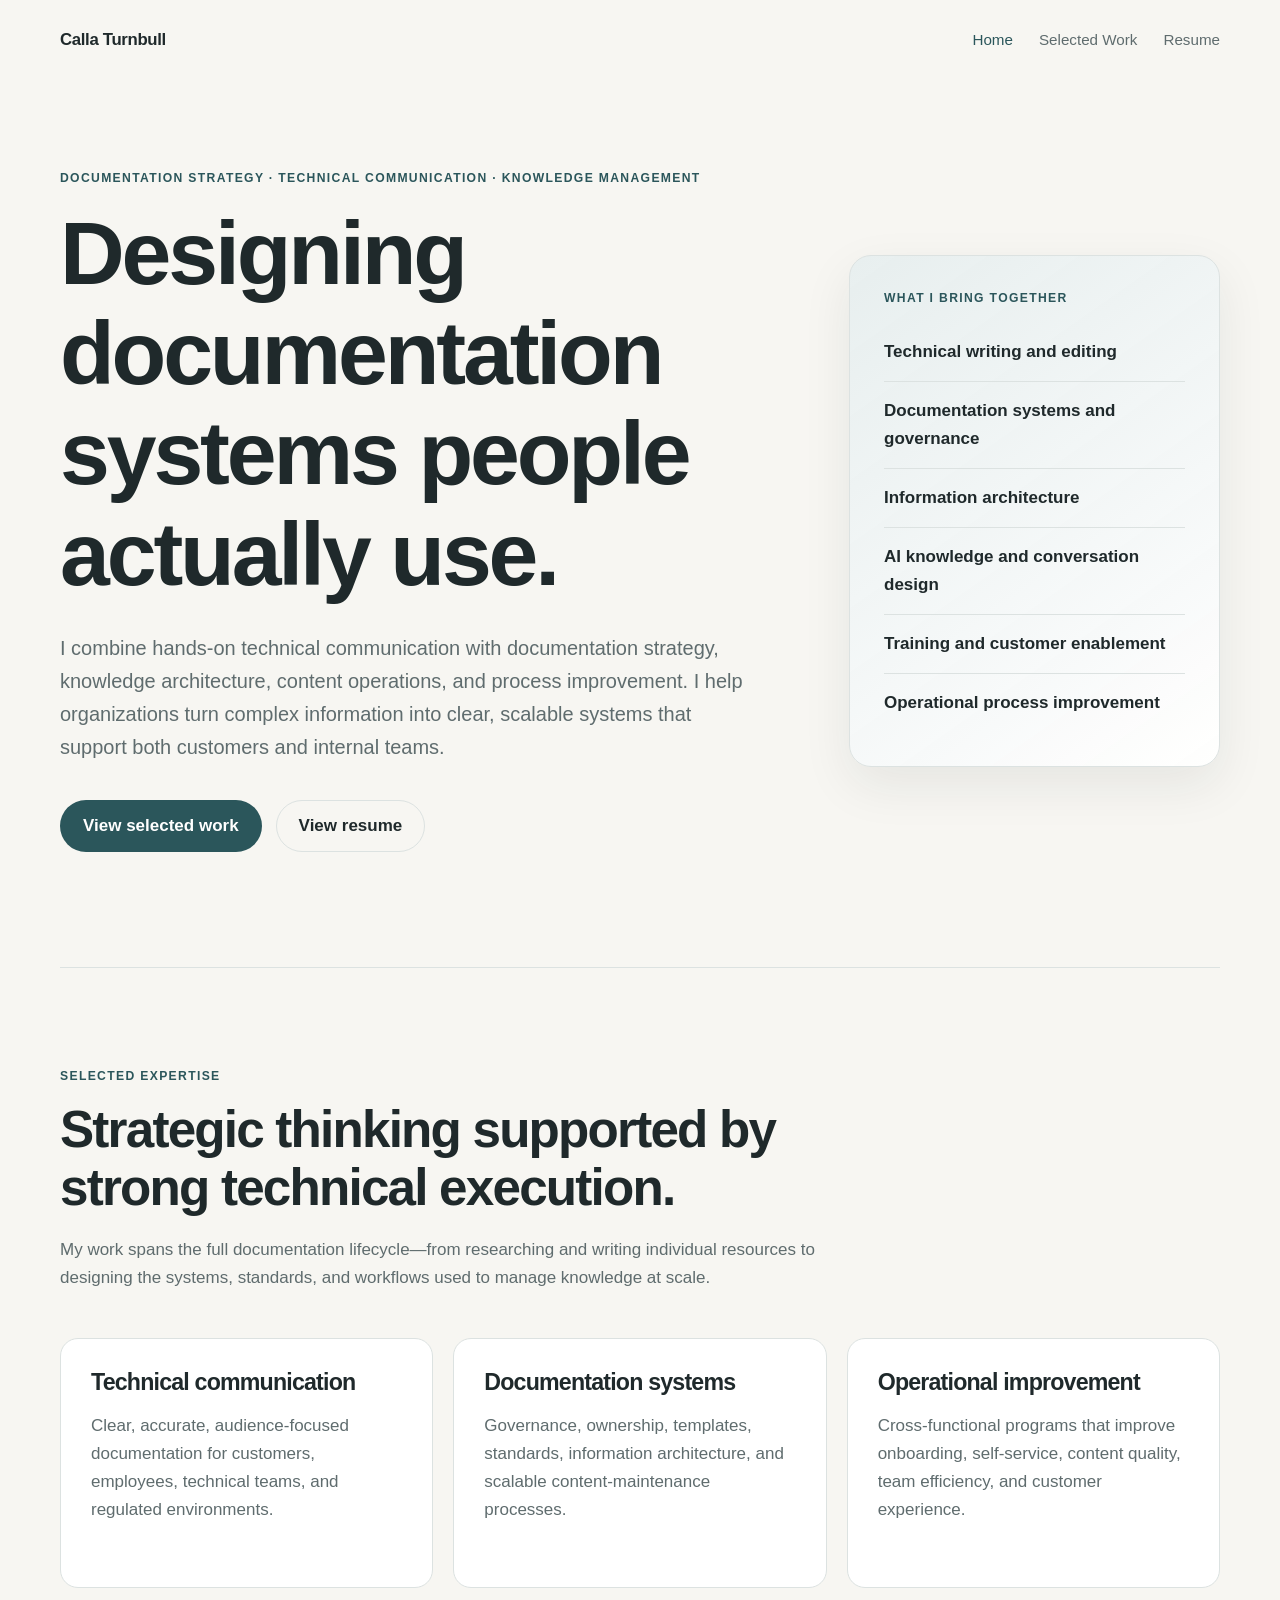
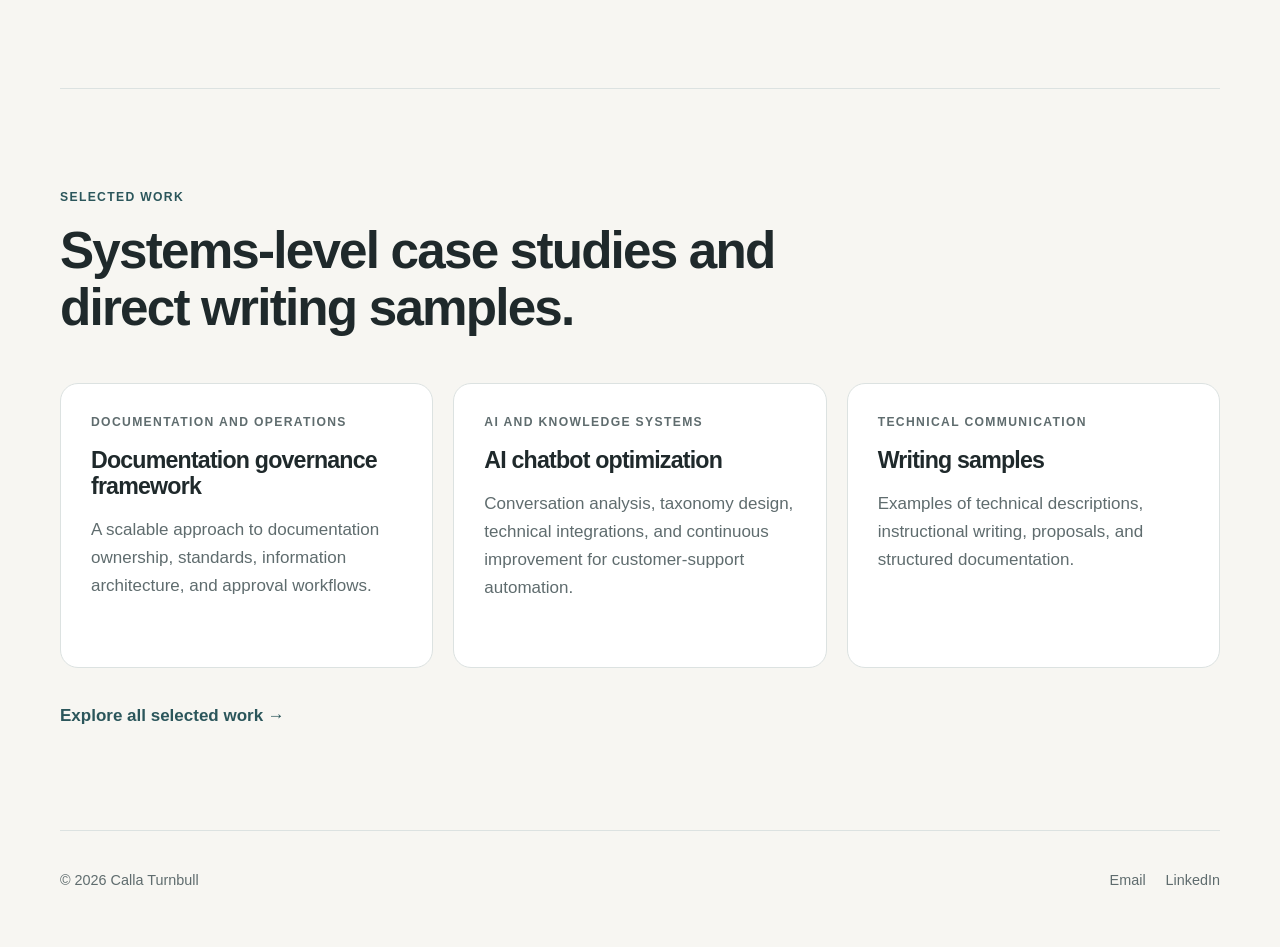
<file: index.html>
<!DOCTYPE html>
<html lang="en">
<head>
  <meta charset="UTF-8">

  <meta
    name="viewport"
    content="width=device-width, initial-scale=1.0"
  >

  <meta
    name="description"
    content="Calla Turnbull specializes in documentation strategy, technical communication, knowledge management, and operational improvement."
  >

  <title>
    Calla Turnbull | Documentation Strategy and Technical Communication
  </title>

  <link rel="stylesheet" href="style.css">
</head>

<body>

  <header class="site-header">

    <a class="site-name" href="index.html">
      Calla Turnbull
    </a>

    <nav class="site-nav" aria-label="Main navigation">
      <a class="active" href="index.html">Home</a>
      <a href="work.html">Selected Work</a>
      <a href="resume.html">Resume</a>
    </nav>

  </header>

  <main>

    <section class="hero">

      <div class="hero-content">

        <p class="eyebrow">
          Documentation Strategy · Technical Communication · Knowledge Management
        </p>

        <h1>
          Designing documentation systems people actually use.
        </h1>

        <p class="hero-summary">
          I combine hands-on technical communication with documentation
          strategy, knowledge architecture, content operations, and process
          improvement. I help organizations turn complex information into
          clear, scalable systems that support both customers and internal teams.
        </p>

        <div class="button-row">

          <a class="button primary" href="work.html">
            View selected work
          </a>

          <a class="button secondary" href="resume.html">
            View resume
          </a>

        </div>

      </div>

      <div class="hero-visual">

        <div class="visual-card">

          <p class="visual-label">What I bring together</p>

          <ul>
            <li>Technical writing and editing</li>
            <li>Documentation systems and governance</li>
            <li>Information architecture</li>
            <li>AI knowledge and conversation design</li>
            <li>Training and customer enablement</li>
            <li>Operational process improvement</li>
          </ul>

        </div>

      </div>

    </section>


    <section class="expertise section">

      <div class="section-heading">

        <p class="eyebrow">
          Selected expertise
        </p>

        <h2>
          Strategic thinking supported by strong technical execution.
        </h2>

        <p>
          My work spans the full documentation lifecycle—from researching and
          writing individual resources to designing the systems, standards, and
          workflows used to manage knowledge at scale.
        </p>

      </div>

      <div class="expertise-grid">

        <article class="expertise-card">
          <h3>Technical communication</h3>
          <p>
            Clear, accurate, audience-focused documentation for customers,
            employees, technical teams, and regulated environments.
          </p>
        </article>

        <article class="expertise-card">
          <h3>Documentation systems</h3>
          <p>
            Governance, ownership, templates, standards, information
            architecture, and scalable content-maintenance processes.
          </p>
        </article>

        <article class="expertise-card">
          <h3>Operational improvement</h3>
          <p>
            Cross-functional programs that improve onboarding, self-service,
            content quality, team efficiency, and customer experience.
          </p>
        </article>

      </div>

    </section>


    <section class="selected-work-preview section">

      <div class="section-heading">

        <p class="eyebrow">
          Selected work
        </p>

        <h2>
          Systems-level case studies and direct writing samples.
        </h2>

      </div>

      <div class="work-preview-grid">

        <article class="work-preview-card">

          <p class="project-label">
            Documentation and operations
          </p>

          <h3>
            Documentation governance framework
          </h3>

          <p>
            A scalable approach to documentation ownership, standards,
            information architecture, and approval workflows.
          </p>

        </article>

        <article class="work-preview-card">

          <p class="project-label">
            AI and knowledge systems
          </p>

          <h3>
            AI chatbot optimization
          </h3>

          <p>
            Conversation analysis, taxonomy design, technical integrations, and
            continuous improvement for customer-support automation.
          </p>

        </article>

        <article class="work-preview-card">

          <p class="project-label">
            Technical communication
          </p>

          <h3>
            Writing samples
          </h3>

          <p>
            Examples of technical descriptions, instructional writing,
            proposals, and structured documentation.
          </p>

        </article>

      </div>

      <a class="text-link" href="work.html">
        Explore all selected work →
      </a>

    </section>

  </main>


  <footer class="site-footer">

    <p>
      © 2026 Calla Turnbull
    </p>

    <div class="footer-links">

      <a href="mailto:callaturnbull@gmail.com">
        Email
      </a>

      <a href="https://www.linkedin.com/in/calla-turnbull-42857639/">
        LinkedIn
      </a>

    </div>

  </footer>

</body>
</html>
</file>
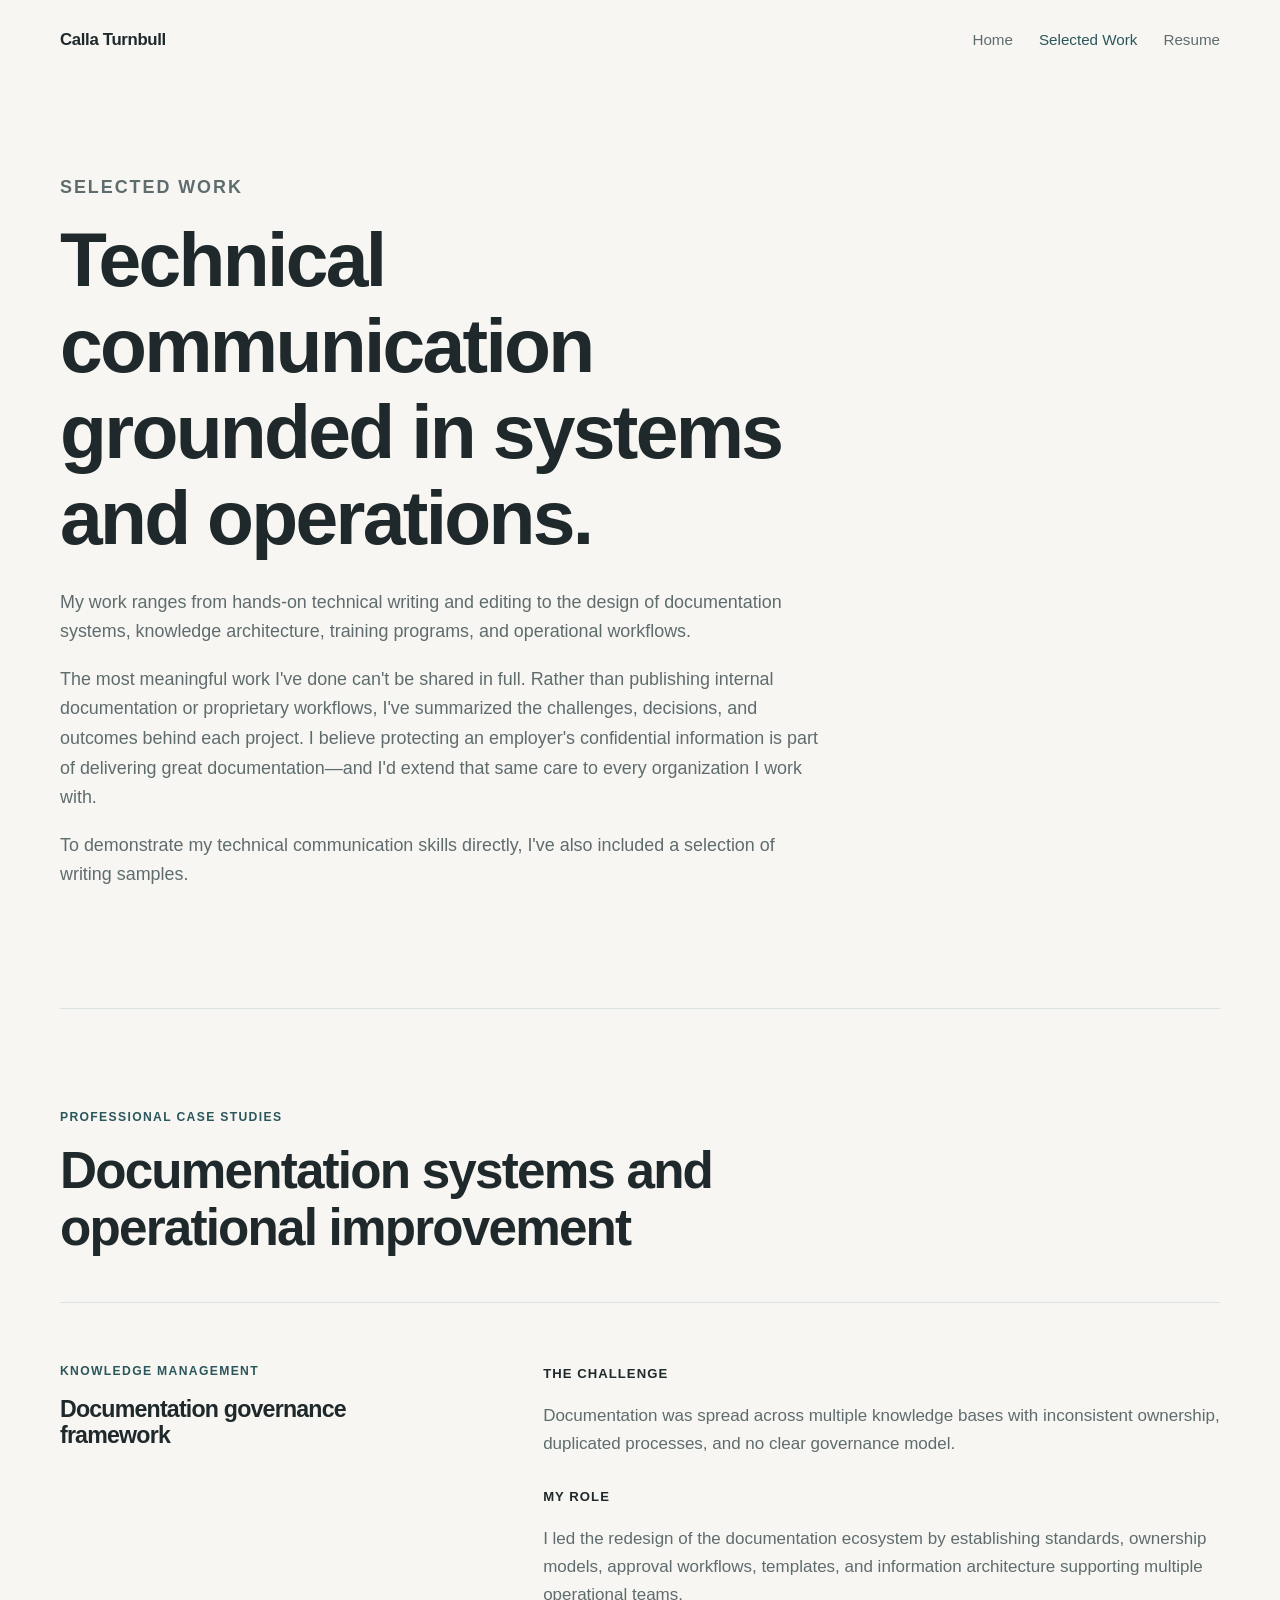
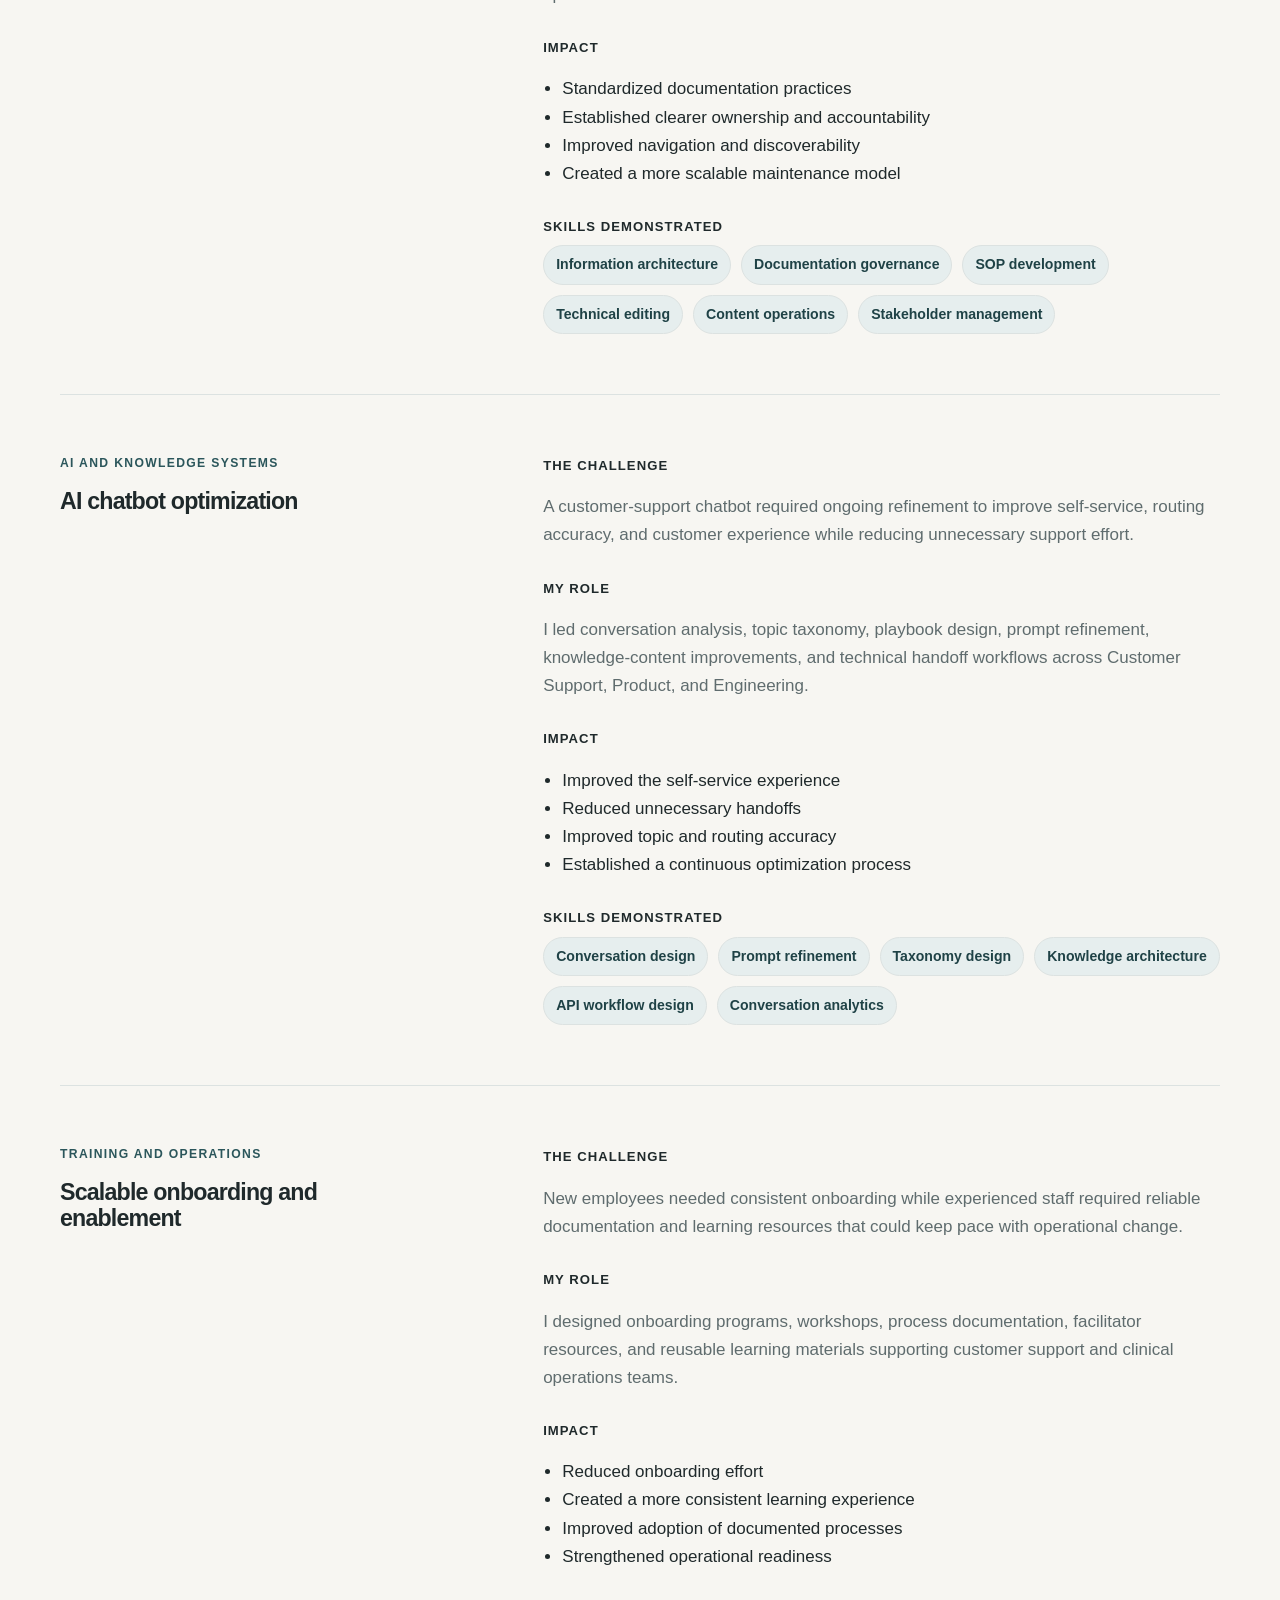
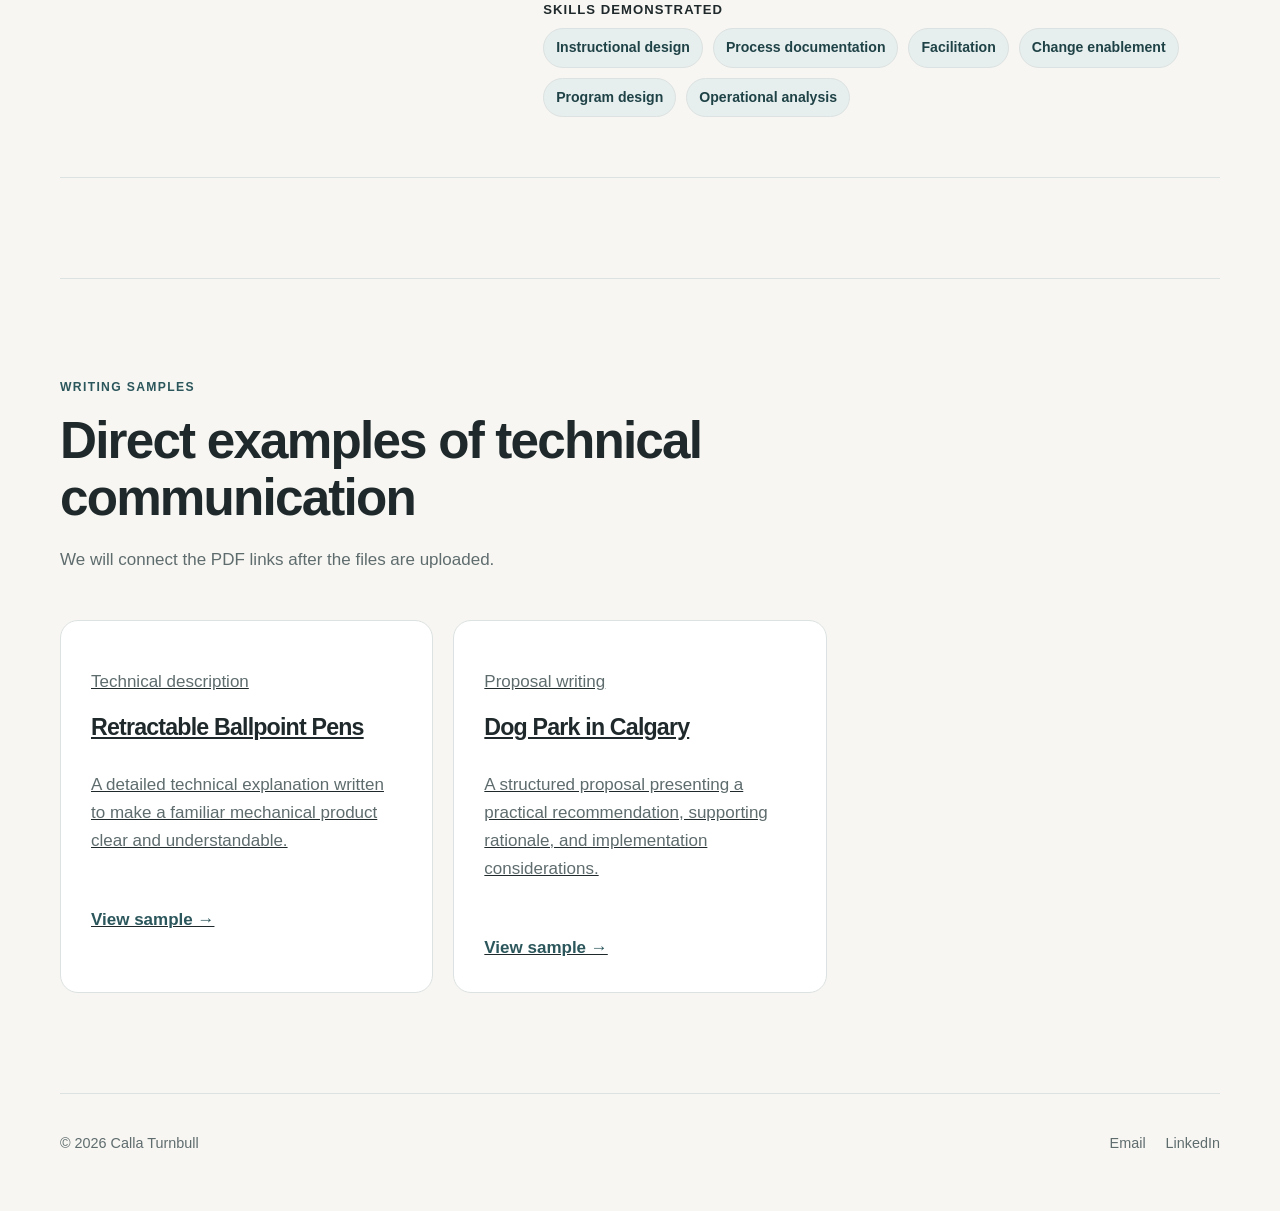
<file: work.html>
<!DOCTYPE html>
<html lang="en">
<head>
  <meta charset="UTF-8">

  <meta
    name="viewport"
    content="width=device-width, initial-scale=1.0"
  >

  <meta
    name="description"
    content="Selected documentation strategy, technical communication, knowledge management, and operational improvement work by Calla Turnbull."
  >

  <title>Selected Work | Calla Turnbull</title>

  <link rel="stylesheet" href="style.css">
</head>

<body>

  <header class="site-header">

    <a class="site-name" href="index.html">
      Calla Turnbull
    </a>

    <nav class="site-nav" aria-label="Main navigation">
      <a href="index.html">Home</a>
      <a class="active" href="work.html">Selected Work</a>
      <a href="resume.html">Resume</a>
    </nav>

  </header>

  <main>

    <section class="page-intro">

      <p class="eyebrow">
        Selected work
      </p>

      <h1>
        Technical communication grounded in systems and operations.
      </h1>

     <p>
  My work ranges from hands-on technical writing and editing to the
  design of documentation systems, knowledge architecture, training
  programs, and operational workflows.
</p>

<p>
  The most meaningful work I've done can't be shared in full. Rather
  than publishing internal documentation or proprietary workflows,
  I've summarized the challenges, decisions, and outcomes behind each
  project. I believe protecting an employer's confidential information
  is part of delivering great documentation—and I'd extend that same
  care to every organization I work with.
</p>

<p>
  To demonstrate my technical communication skills directly, I've also
  included a selection of writing samples.
</p>

    </section>


    <section class="section">

      <div class="section-heading">

        <p class="eyebrow">
          Professional case studies
        </p>

        <h2>
          Documentation systems and operational improvement
        </h2>

      </div>


      <div class="case-study-list">

        <article class="case-study">

          <div class="case-study-title">

            <p class="project-label">
              Knowledge management
            </p>

            <h3>
              Documentation governance framework
            </h3>

          </div>

          <div class="case-study-body">

            <h4>The challenge</h4>

            <p>
              Documentation was spread across multiple knowledge bases with
              inconsistent ownership, duplicated processes, and no clear
              governance model.
            </p>

            <h4>My role</h4>

            <p>
              I led the redesign of the documentation ecosystem by establishing
              standards, ownership models, approval workflows, templates, and
              information architecture supporting multiple operational teams.
            </p>

            <h4>Impact</h4>

            <ul>
              <li>Standardized documentation practices</li>
              <li>Established clearer ownership and accountability</li>
              <li>Improved navigation and discoverability</li>
              <li>Created a more scalable maintenance model</li>
            </ul>

            <h4>Skills demonstrated</h4>

            <div class="skill-tags">
              <span>Information architecture</span>
              <span>Documentation governance</span>
              <span>SOP development</span>
              <span>Technical editing</span>
              <span>Content operations</span>
              <span>Stakeholder management</span>
            </div>

          </div>

        </article>


        <article class="case-study">

          <div class="case-study-title">

            <p class="project-label">
              AI and knowledge systems
            </p>

            <h3>
              AI chatbot optimization
            </h3>

          </div>

          <div class="case-study-body">

            <h4>The challenge</h4>

            <p>
              A customer-support chatbot required ongoing refinement to improve
              self-service, routing accuracy, and customer experience while
              reducing unnecessary support effort.
            </p>

            <h4>My role</h4>

            <p>
              I led conversation analysis, topic taxonomy, playbook design,
              prompt refinement, knowledge-content improvements, and technical
              handoff workflows across Customer Support, Product, and Engineering.
            </p>

            <h4>Impact</h4>

            <ul>
              <li>Improved the self-service experience</li>
              <li>Reduced unnecessary handoffs</li>
              <li>Improved topic and routing accuracy</li>
              <li>Established a continuous optimization process</li>
            </ul>

            <h4>Skills demonstrated</h4>

            <div class="skill-tags">
              <span>Conversation design</span>
              <span>Prompt refinement</span>
              <span>Taxonomy design</span>
              <span>Knowledge architecture</span>
              <span>API workflow design</span>
              <span>Conversation analytics</span>
            </div>

          </div>

        </article>


        <article class="case-study">

          <div class="case-study-title">

            <p class="project-label">
              Training and operations
            </p>

            <h3>
              Scalable onboarding and enablement
            </h3>

          </div>

          <div class="case-study-body">

            <h4>The challenge</h4>

            <p>
              New employees needed consistent onboarding while experienced
              staff required reliable documentation and learning resources that
              could keep pace with operational change.
            </p>

            <h4>My role</h4>

            <p>
              I designed onboarding programs, workshops, process documentation,
              facilitator resources, and reusable learning materials supporting
              customer support and clinical operations teams.
            </p>

            <h4>Impact</h4>

            <ul>
              <li>Reduced onboarding effort</li>
              <li>Created a more consistent learning experience</li>
              <li>Improved adoption of documented processes</li>
              <li>Strengthened operational readiness</li>
            </ul>

            <h4>Skills demonstrated</h4>

            <div class="skill-tags">
              <span>Instructional design</span>
              <span>Process documentation</span>
              <span>Facilitation</span>
              <span>Change enablement</span>
              <span>Program design</span>
              <span>Operational analysis</span>
            </div>

          </div>

        </article>

      </div>

    </section>


    <section class="section">

      <div class="section-heading">

        <p class="eyebrow">
          Writing samples
        </p>

        <h2>
          Direct examples of technical communication
        </h2>

        <p>
          We will connect the PDF links after the files are uploaded.
        </p>

      </div>


      <div class="sample-grid">

<a class="sample-card"
   href="assets/documents/Technical%20Description%20-%20Retractable%20Ballpoint%20Pens.pdf"
   target="_blank">

  <p class="sample-type">Technical description</p>

  <h3>Retractable Ballpoint Pens</h3>

  <p>
    A detailed technical explanation written to make a familiar
    mechanical product clear and understandable.
  </p>

  <span class="text-link">View sample →</span>

</a>

        </article>


<a class="sample-card"
   href="assets/documents/Proposal%20-%20Dog%20Park%20in%20Calgary.pdf"
   target="_blank">

  <p class="sample-type">Proposal writing</p>

  <h3>Dog Park in Calgary</h3>

  <p>
    A structured proposal presenting a practical recommendation,
    supporting rationale, and implementation considerations.
  </p>

  <span class="text-link">View sample →</span>

</a>

        </article>

      </div>

    </section>

  </main>


  <footer class="site-footer">

    <p>
      © 2026 Calla Turnbull
    </p>

    <div class="footer-links">

      <a href="mailto:callaturnbull@gmail.com">
        Email
      </a>

      <a href="https://www.linkedin.com/in/calla-turnbull-42857639/">
        LinkedIn
      </a>

    </div>

  </footer>

</body>
</html>
</file>
<file: style.css>
:root {
  --background: #f7f6f2;
  --surface: #ffffff;
  --text: #1f292b;
  --muted: #5f6c6e;
  --accent: #2b565b;
  --accent-dark: #1f4246;
  --accent-soft: #e6eeee;
  --border: #dce2e1;
  --shadow: 0 18px 50px rgba(31, 41, 43, 0.08);
  --max-width: 1160px;
}

* {
  box-sizing: border-box;
}

html {
  scroll-behavior: smooth;
}

body {
  margin: 0;
  background: var(--background);
  color: var(--text);
  font-family: Inter, -apple-system, BlinkMacSystemFont, "Segoe UI", sans-serif;
  font-size: 17px;
  line-height: 1.65;
}

a {
  color: inherit;
}

.site-header,
main,
.site-footer {
  width: min(calc(100% - 40px), var(--max-width));
  margin: 0 auto;
}

.site-header {
  display: flex;
  align-items: center;
  justify-content: space-between;
  padding: 26px 0;
}

.site-name {
  font-size: 1.05rem;
  font-weight: 750;
  letter-spacing: -0.02em;
  text-decoration: none;
}

.site-nav {
  display: flex;
  gap: 26px;
}

.site-nav a {
  color: var(--muted);
  font-size: 0.95rem;
  text-decoration: none;
}

.site-nav a:hover,
.site-nav a:focus-visible,
.site-nav a.active {
  color: var(--accent);
}

.hero {
  display: grid;
  grid-template-columns: minmax(0, 1.3fr) minmax(300px, 0.7fr);
  align-items: center;
  gap: clamp(45px, 8vw, 100px);
  padding: 90px 0 115px;
}

.eyebrow,
.project-label,
.visual-label {
  margin: 0 0 16px;
  color: var(--accent);
  font-size: 0.76rem;
  font-weight: 750;
  letter-spacing: 0.11em;
  line-height: 1.4;
  text-transform: uppercase;
}

h1,
h2,
h3 {
  margin-top: 0;
  line-height: 1.12;
  letter-spacing: -0.035em;
}

h1 {
  max-width: 780px;
  margin-bottom: 28px;
  font-size: clamp(3.2rem, 7vw, 6rem);
  font-weight: 680;
}

h2 {
  margin-bottom: 20px;
  font-size: clamp(2.15rem, 4vw, 3.45rem);
  font-weight: 650;
}

h3 {
  margin-bottom: 14px;
  font-size: 1.45rem;
}

.hero-summary,
.section-heading > p:last-child,
.expertise-card p,
.work-preview-card p {
  color: var(--muted);
}

.hero-summary {
  max-width: 720px;
  margin: 0;
  font-size: clamp(1.08rem, 2vw, 1.25rem);
}

.button-row {
  display: flex;
  flex-wrap: wrap;
  gap: 14px;
  margin-top: 36px;
}

.button {
  display: inline-flex;
  align-items: center;
  justify-content: center;
  min-height: 50px;
  padding: 11px 22px;
  border: 1px solid transparent;
  border-radius: 999px;
  font-weight: 700;
  text-decoration: none;
  transition:
    transform 160ms ease,
    background-color 160ms ease,
    border-color 160ms ease;
}

.button:hover,
.button:focus-visible {
  transform: translateY(-2px);
}

.button.primary {
  background: var(--accent);
  color: #ffffff;
}

.button.primary:hover,
.button.primary:focus-visible {
  background: var(--accent-dark);
}

.button.secondary {
  border-color: var(--border);
  background: transparent;
}

.button.secondary:hover,
.button.secondary:focus-visible {
  border-color: var(--accent);
}

.hero-visual {
  display: flex;
  justify-content: center;
}

.visual-card {
  width: 100%;
  padding: 34px;
  border: 1px solid var(--border);
  border-radius: 22px;
  background:
    linear-gradient(
      145deg,
      rgba(230, 238, 238, 0.9),
      rgba(255, 255, 255, 0.95)
    );
  box-shadow: var(--shadow);
}

.visual-card ul {
  margin: 0;
  padding: 0;
  list-style: none;
}

.visual-card li {
  padding: 15px 0;
  border-bottom: 1px solid var(--border);
  font-weight: 650;
}

.visual-card li:last-child {
  border-bottom: 0;
}

.section {
  padding: 100px 0;
  border-top: 1px solid var(--border);
}

.section-heading {
  max-width: 760px;
  margin-bottom: 46px;
}

.expertise-grid,
.work-preview-grid {
  display: grid;
  grid-template-columns: repeat(3, minmax(0, 1fr));
  gap: 20px;
}

.expertise-card,
.work-preview-card {
  padding: 30px;
  border: 1px solid var(--border);
  border-radius: 18px;
  background: var(--surface);
}

.expertise-card {
  min-height: 250px;
}

.work-preview-card {
  min-height: 285px;
}

.text-link {
  display: inline-block;
  margin-top: 34px;
  color: var(--accent);
  font-weight: 700;
  text-decoration: none;
}

.text-link:hover,
.text-link:focus-visible {
  text-decoration: underline;
  text-underline-offset: 5px;
}

.site-footer {
  display: flex;
  justify-content: space-between;
  padding: 38px 0 55px;
  border-top: 1px solid var(--border);
  color: var(--muted);
  font-size: 0.9rem;
}

.site-footer p {
  margin: 0;
}

.footer-links {
  display: flex;
  gap: 20px;
}

.site-footer a {
  text-decoration: none;
}

.site-footer a:hover,
.site-footer a:focus-visible {
  color: var(--accent);
}

@media (max-width: 900px) {
  .hero {
    grid-template-columns: 1fr;
  }

  .hero-visual {
    justify-content: flex-start;
  }

  .visual-card {
    max-width: 620px;
  }

  .expertise-grid,
  .work-preview-grid {
    grid-template-columns: 1fr;
  }
  .case-study {
    grid-template-columns: 1fr;
  }

  .case-study-title {
    position: static;
  }

  .sample-grid {
    grid-template-columns: 1fr;
  }}
.page-intro {
  max-width: 900px;
  padding: 95px 0 100px;
}

.page-intro h1 {
  font-size: clamp(3rem, 6vw, 5.4rem);
}

.page-intro > p {
  max-width: 760px;
  color: var(--muted);
  font-size: 1.12rem;
}

.case-study-list {
  border-top: 1px solid var(--border);
}

.case-study {
  display: grid;
  grid-template-columns: 0.72fr 1.28fr;
  gap: clamp(40px, 8vw, 110px);
  padding: 60px 0;
  border-bottom: 1px solid var(--border);
}

.case-study-title {
  position: sticky;
  top: 28px;
  align-self: start;
}

.case-study-body p {
  color: var(--muted);
}

.case-study-body h4 {
  margin: 28px 0 8px;
  color: var(--text);
  font-size: 0.82rem;
  letter-spacing: 0.08em;
  text-transform: uppercase;
}

.case-study-body h4:first-child {
  margin-top: 0;
}

.case-study-body ul {
  padding-left: 1.2rem;
}

.skill-tags {
  display: flex;
  flex-wrap: wrap;
  gap: 10px;
}

.skill-tags span {
  padding: 7px 12px;
  border: 1px solid var(--border);
  border-radius: 999px;
  background: var(--accent-soft);
  color: var(--accent-dark);
  font-size: 0.88rem;
  font-weight: 650;
}

.sample-grid {
  display: grid;
  grid-template-columns: repeat(3, minmax(0, 1fr));
  gap: 20px;
}

.sample-card {
  display: flex;
  flex-direction: column;
  min-height: 340px;
  padding: 30px;
  border: 1px solid var(--border);
  border-radius: 18px;
  background: var(--surface);
}

.sample-card > p {
  color: var(--muted);
}

.sample-card .sample-skills {
  font-size: 0.9rem;
}

.sample-card a {
  margin-top: auto;
  color: var(--accent);
  font-weight: 700;
  text-decoration: none;
}

.sample-card a:hover,
.sample-card a:focus-visible {
  text-decoration: underline;
  text-underline-offset: 5px;
}
@media (max-width: 640px) {
  body {
    font-size: 16px;
  }

  .site-header {
    align-items: flex-start;
    gap: 24px;
  }

  .site-nav {
    flex-direction: column;
    gap: 8px;
    text-align: right;
  }

  .hero {
    padding: 60px 0 85px;
  }

  h1 {
    font-size: clamp(2.7rem, 14vw, 4rem);
  }

  .section {
    padding: 75px 0;
  }

  .site-footer {
    flex-direction: column;
    gap: 16px;
  }
}
</file>
